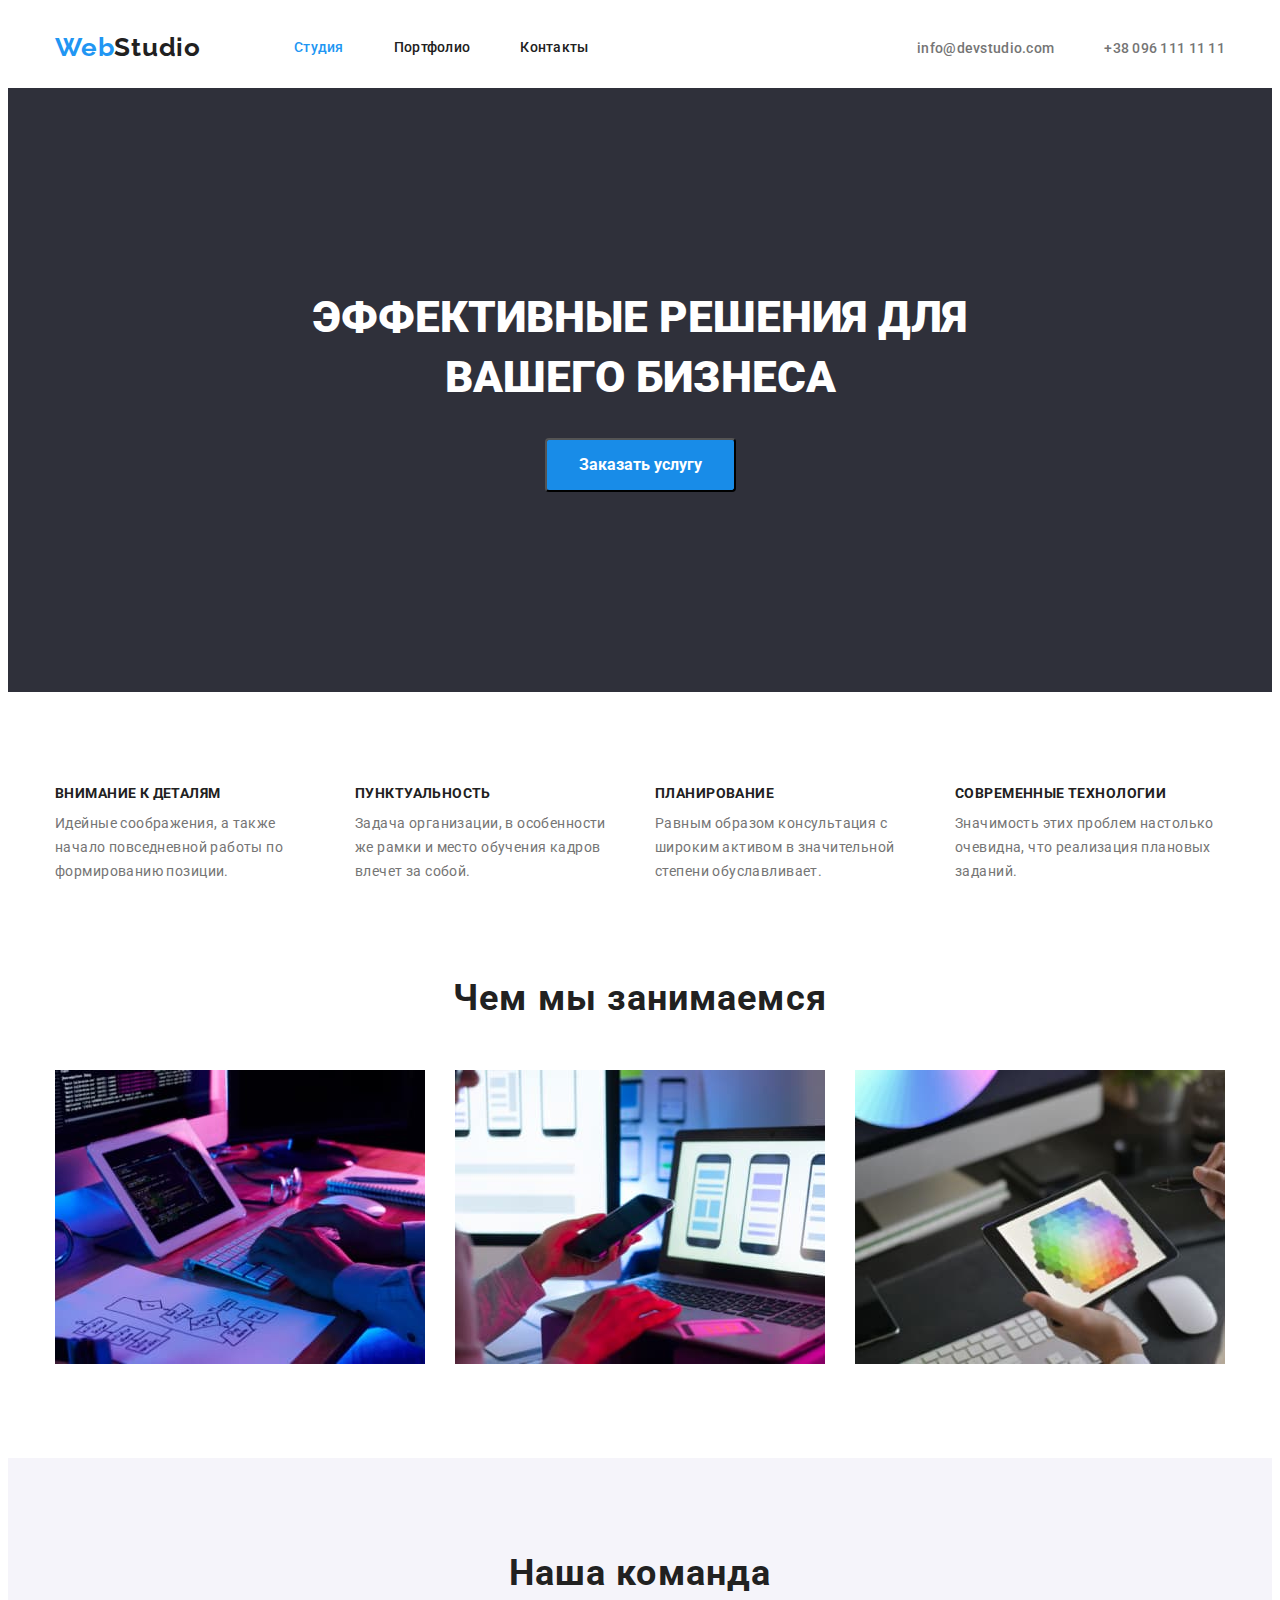
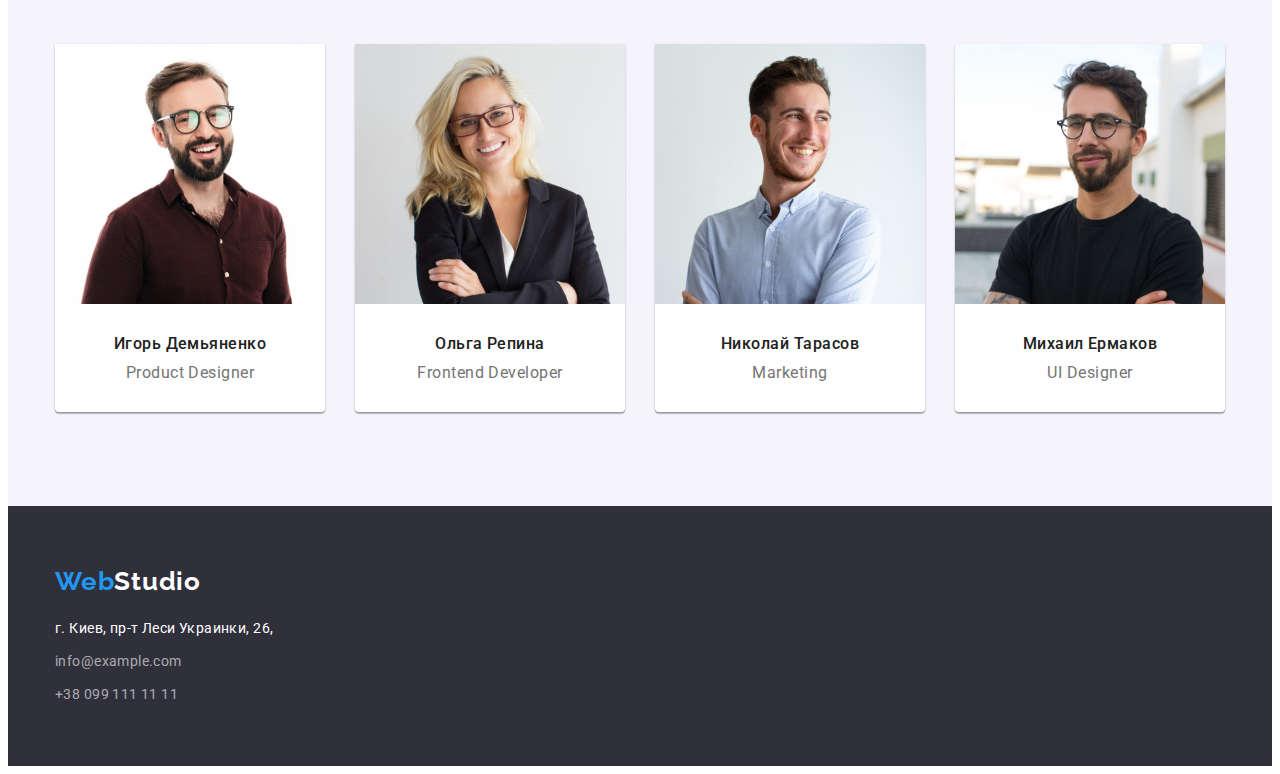
<file: index.html>
<!DOCTYPE html>
<html lang="ru">
  <head>
    <meta charset="UTF-8" />
    <meta http-equiv="X-UA-Compatible" content="IE=edge" />
    <meta name="viewport" content="width=device-width, initial-scale=1.0" />
    <title>Webstudio</title>
    <link
      href="https://fonts.googleapis.com/css2?family=Raleway:wght@700&family=Roboto:wght@400;500;700;900&display=swap"
      rel="stylesheet"
    />
    <link
      rel="stylesheet"
      href="https://cdnjs.cloudflare.com/ajax/libs/modern-normalize/1.1.0/modern-normalize.min.css"
      integrity="sha512-wpPYUAdjBVSE4KJnH1VR1HeZfpl1ub8YT/NKx4PuQ5NmX2tKuGu6U/JRp5y+Y8XG2tV+wKQpNHVUX03MfMFn9Q=="
      crossorigin="anonymous"
      referrerpolicy="no-referrer"
    />
    <link rel="stylesheet" href="./css/styles.css" />
  </head>

  <body>
    <!-- Хедер -->
    <header class="header">
      <div class="container">
        <nav class="header-nav">
          <a lang="en" href="/" class="logo link"
            >Web<span class="accent">Studio</span></a
          >
          <ul class="site-nav list">
            <li class="header-item">
              <a href="./index.html" class="current link">Студия</a>
            </li>
            <li class="header-item">
              <a href="./portfolio.html" class="link">Портфолио</a>
            </li>
            <li class="header-item"><a href="" class="link">Контакты</a></li>
          </ul>
        </nav>
        <ul class="auth-nav list">
          <li class="list">
            <a href="mailto:info@devstudio.com" class="link"
              >info@devstudio.com</a
            >
          </li>
          <li class="list">
            <a href="tel:+380961111111" class="link">+38 096 111 11 11</a>
          </li>
        </ul>
      </div>
    </header>

    <main>
      <!-- Герой -->

      <!-- Секция 1 -->
      <section class="hero">
        <div class="container">
          <h1 class="hero-title">Эффективные решения для вашего бизнеса</h1>
          <button type="button" class="button">Заказать услугу</button>
        </div>
      </section>

      <!-- Секция 2 -->
      <section class="section-graf">
        <div class="container">
          <h2 hidden>наши преимущества</h2>
          <ul class="advan list">
            <li class="item">
              <h3 class="item-title">Внимание к деталям</h3>
              <p class="graf">
                Идейные соображения, а также начало повседневной работы по
                формированию позиции.
              </p>
            </li>
            <li class="item">
              <h3 class="item-title">Пунктуальность</h3>
              <p class="graf">
                Задача организации, в особенности же рамки и место обучения
                кадров влечет за собой.
              </p>
            </li>
            <li class="item">
              <h3 class="item-title">Планирование</h3>
              <p class="graf">
                Равным образом консультация с широким активом в значительной
                степени обуславливает.
              </p>
            </li>
            <li class="item">
              <h3 class="item-title">Современные технологии</h3>
              <p class="graf">
                Значимость этих проблем настолько очевидна, что реализация
                плановых заданий.
              </p>
            </li>
          </ul>
        </div>
      </section>

      <!-- Секция 3 -->
      <section class="section-work">
        <div class="container">
          <h2 class="section-title">Чем мы занимаемся</h2>
          <ul class="work list">
            <li class="work-item">
              <img
                class="work-img"
                src="./images/image-1-section-3.jpg"
                alt="Делаем верстку"
                width="370"
                height="294"
              />
            </li>
            <li class="work-item">
              <img
                class="work-img"
                src="./images/image-2-section-3.jpg"
                alt="Делаем мобильные приложения"
                width="370"
                height="294"
              />
            </li>
            <li class="work-item">
              <img
                class="work-img"
                src="./images/image-3-section-3.jpg"
                alt="Делаем веб дизайн"
                width="370"
                height="294"
              />
            </li>
          </ul>
        </div>
      </section>

      <!--Секция 4  -->
      <section class="section-staff">
        <div class="container">
          <h2 class="section-title">Наша команда</h2>
          <ul class="staff list">
            <li class="staff-list">
              <img
                src="./images/image-1-section-4.jpg"
                alt="Фото Игоря Демьяненко"
                width="270"
                height="260"
              />
              <div class="people">
                <h3 class="item-staff">Игорь Демьяненко</h3>
                <p class="graff" lang="en">Product Designer</p>
              </div>
            </li>
            <li class="staff-list">
              <img
                src="./images/image-2-section-4.jpg"
                alt="Фото Ольги Репиной"
                width="270"
                height="260"
              />
              <div class="people">
                <h3 class="item-staff">Ольга Репина</h3>
                <p class="graff" lang="en">Frontend Developer</p>
              </div>
            </li>
            <li class="staff-list">
              <img
                src="./images/image-3-section-4.jpg"
                alt="Фото Николая Тарасова"
                width="270"
                height="260"
              />
              <div class="people">
                <h3 class="item-staff">Николай Тарасов</h3>
                <p class="graff" lang="en">Marketing</p>
              </div>
            </li>
            <li class="staff-list">
              <img
                src="./images/image-4-section-4.jpg"
                alt="Фото Михаила Ермакова"
                width="270"
                height="260"
              />
              <div class="people">
                <h3 class="item-staff">Михаил Ермаков</h3>
                <p class="graff" lang="en">UI Designer</p>
              </div>
            </li>
          </ul>
        </div>
      </section>
    </main>

    <!-- Футер -->
    <footer class="page-footer">
      <div class="container">
        <a lang="en" href="/" class="logo-footer link"
          >Web<span class="accent-footer">Studio</span></a
        >
        <address>
          <ul class="footer list">
            <li class="footer-adress">г. Киев, пр-т Леси Украинки, 26,</li>
            <li class="footer-mail">
              <a class="link-mail link" href="mailto:info@example.com"
                >info@example.com</a
              >
            </li>
            <li class="footer-tel">
              <a class="link-tel link" href="tel:+380991111111"
                >+38 099 111 11 11</a
              >
            </li>
          </ul>
        </address>
      </div>
    </footer>
  </body>
</html>
</file>
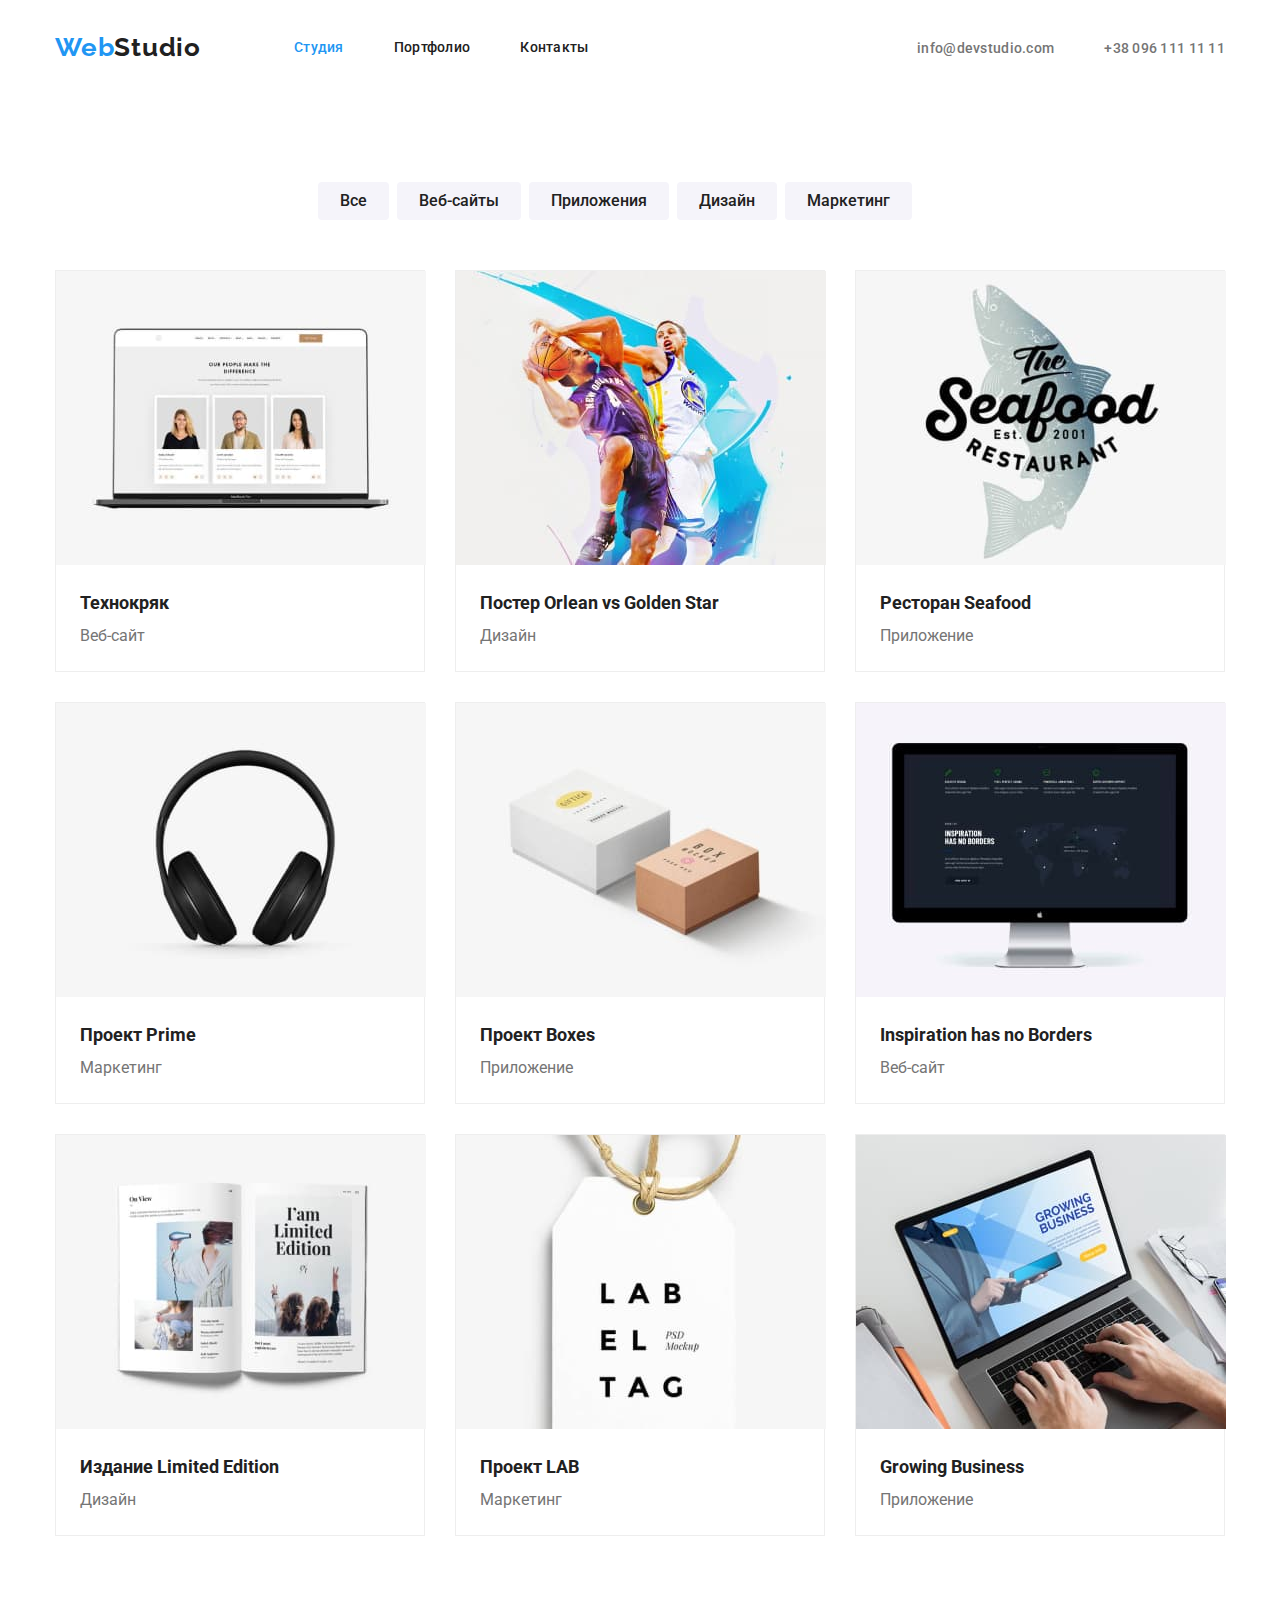
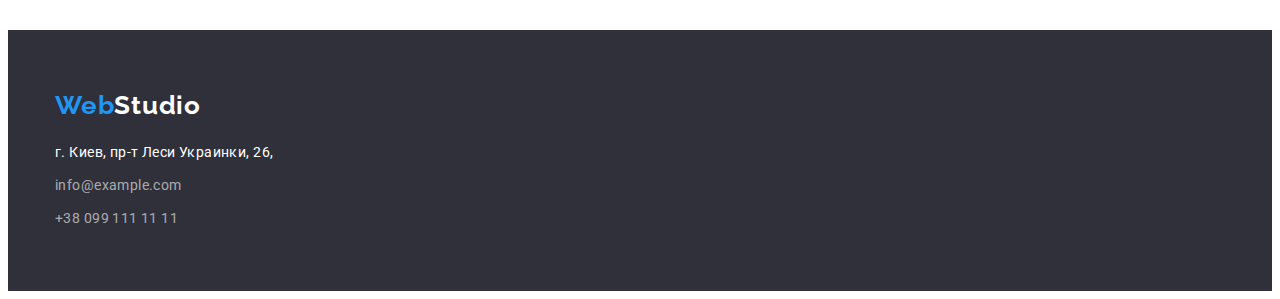
<file: portfolio.html>
<!DOCTYPE html>
<html lang="ru">
  <head>
    <meta charset="UTF-8" />
    <meta http-equiv="X-UA-Compatible" content="IE=edge" />
    <meta name="viewport" content="width=device-width, initial-scale=1.0" />
    <title>Webstudio</title>
    <link
      href="https://fonts.googleapis.com/css2?family=Raleway:wght@700&family=Roboto:wght@400;500;700;900&display=swap"
      rel="stylesheet"
    />
    <link
      rel="stylesheet"
      href="https://cdnjs.cloudflare.com/ajax/libs/modern-normalize/1.1.0/modern-normalize.min.css"
      integrity="sha512-wpPYUAdjBVSE4KJnH1VR1HeZfpl1ub8YT/NKx4PuQ5NmX2tKuGu6U/JRp5y+Y8XG2tV+wKQpNHVUX03MfMFn9Q=="
      crossorigin="anonymous"
      referrerpolicy="no-referrer"
    />
    <link rel="stylesheet" href="./css/styles.css" />
  </head>

  <body>
    <!-- Хедер -->
    <header class="header">
      <div class="container">
        <nav class="header-nav">
          <a lang="en" href="/" class="logo link"
            >Web<span class="accent">Studio</span></a
          >
          <ul class="site-nav list">
            <li class="header-item">
              <a href="./index.html" class="current link">Студия</a>
            </li>
            <li class="header-item">
              <a href="./portfolio.html" class="link">Портфолио</a>
            </li>
            <li class="header-item"><a href="" class="link">Контакты</a></li>
          </ul>
        </nav>
        <ul class="auth-nav list">
          <li class="list">
            <a href="mailto:info@devstudio.com" class="link"
              >info@devstudio.com</a
            >
          </li>
          <li class="list">
            <a href="tel:+380961111111" class="link">+38 096 111 11 11</a>
          </li>
        </ul>
      </div>
    </header>
    <main>
      <section class="filter">
        <div class="container">
          <!-- Фильтры -->
          <h2 hidden>Фильтры</h2>
          <ul class="btn list">
            <li class="btn-item">
              <button type="button" class="btn-filter">Все</button>
            </li>
            <li class="btn-item">
              <button type="button" class="btn-filter">Веб-сайты</button>
            </li>
            <li class="btn-item">
              <button type="button" class="btn-filter">Приложения</button>
            </li>
            <li class="btn-item">
              <button type="button" class="btn-filter">Дизайн</button>
            </li>
            <li class="btn-item">
              <button type="button" class="btn-filter">Маркетинг</button>
            </li>
          </ul>

          <!-- Проекты -->

          <h2 hidden>наши проекты</h2>
          <ul class="projects list">
            <li class="project-item">
              <img
                src="./images/portfolio/Tehnokryak.jpg"
                alt="Фото Технокряк"
                width="370"
                height="294"
              />
              <div class="project">
                <h3 class="project-title">Технокряк</h3>
                <p class="project-graff" lang="ru">Веб-сайт</p>
              </div>
            </li>
            <li class="project-item">
              <img
                src="./images/portfolio/New-Orlean-vs-Golden-Star.jpg"
                alt="Фото Постер New Orlean vs Golden Star"
                width="370"
                height="294"
              />
              <div class="project">
                <h3 class="project-title">
                  Постер <span lang="en"> Orlean vs Golden Star </span>
                </h3>
                <p class="project-graff" lang="ru">Дизайн</p>
              </div>
            </li>

            <li class="project-item">
              <img
                src="./images/portfolio/Seafood.jpg"
                alt="Ресторан Seafood"
                width="370"
                height="294"
              />
              <div class="project">
                <h3 class="project-title">
                  Ресторан <span lang="en"> Seafood</span>
                </h3>
                <p class="project-graff" lang="ru">Приложение</p>
              </div>
            </li>

            <li class="project-item">
              <img
                src="./images/portfolio/Prime.jpg"
                alt="Проект Prime"
                width="370"
                height="294"
              />
              <div class="project">
                <h3 class="project-title">
                  Проект <span lang="en"> Prime</span>
                </h3>
                <p class="project-graff" lang="ru">Маркетинг</p>
              </div>
            </li>

            <li class="project-item">
              <img
                src="./images/portfolio/Boxes.jpg"
                alt="Проект Boxes"
                width="370"
                height="294"
              />
              <div class="project">
                <h3 class="project-title">
                  Проект <span lang="en"> Boxes </span>
                </h3>
                <p class="project-graff" lang="ru">Приложение</p>
              </div>
            </li>

            <li class="project-item">
              <img
                src="./images/portfolio/Inspiration-has-no-Borders.jpg"
                alt="Inspiration has no Borders"
                width="370"
                height="294"
              />
              <div class="project">
                <h3 class="project-title" lang="en">
                  Inspiration has no Borders
                </h3>
                <p class="project-graff" lang="ru">Веб-сайт</p>
              </div>
            </li>

            <li class="project-item">
              <img
                src="./images/portfolio/Limited-Edition.jpg"
                alt="Издание Limited Edition"
                width="370"
                height="294"
              />
              <div class="project">
                <h3 class="project-title">
                  Издание <span lang="en"> Limited Edition</span>
                </h3>
                <p class="project-graff" lang="ru">Дизайн</p>
              </div>
            </li>

            <li class="project-item">
              <img
                src="./images/portfolio/LAB.jpg"
                alt="Проект LAB"
                width="370"
                height="294"
              />
              <div class="project">
                <h3 class="project-title">
                  Проект <span lang="en"> LAB</span>
                </h3>
                <p class="project-graff" lang="ru">Маркетинг</p>
              </div>
            </li>

            <li class="project-item">
              <img
                src="./images/portfolio/Growing-Business.jpg"
                alt="Growing Business"
                width="370"
                height="294"
              />
              <div class="project">
                <h3 class="project-title" lang="en">Growing Business</h3>
                <p class="project-graff" lang="ru">Приложение</p>
              </div>
            </li>
          </ul>
        </div>
      </section>
    </main>
    <!-- Футер -->
    <footer class="page-footer">
      <div class="container">
        <a lang="en" href="/" class="logo-footer link"
          >Web<span class="accent-footer">Studio</span></a
        >
        <address>
          <ul class="footer list">
            <li class="footer-adress">г. Киев, пр-т Леси Украинки, 26,</li>
            <li class="footer-mail">
              <a class="link-mail link" href="mailto:info@example.com"
                >info@example.com</a
              >
            </li>
            <li class="footer-tel">
              <a class="link-tel link" href="tel:+380991111111"
                >+38 099 111 11 11</a
              >
            </li>
          </ul>
        </address>
      </div>
    </footer>
  </body>
</html>
</file>
<file: css/styles.css>
:root {
  --primary-text-color: #212121;
  --title-text-color: #212121;
  --accent-color: #2196f3;
  --prymari-white-color: #ffffff;
  --p-text-color: #757575;
  --background-color: #2f303a;
  --background-button-color: #f5f4fa;
  --button-hover-focus: #188ce8;
  --background-section-color: #f5f4fa;
}

.container {
  width: 1200px;
  padding-left: 15px;
  padding-right: 15px;
  margin: 0 auto;
  /* outline: 1px solid red; */
}

body {
  background-color: var(--prymari-white-color);
  color: var(--primary-text-color);
  font-family: "Roboto", sans-serif;
}

.list {
  list-style: none;
  padding: 0px;
  margin: 0px;
}

h1,
h2,
h3,
p,
ul {
  margin-top: 0px;
  margin-bottom: 0px;
}

button {
  cursor: pointer;
}

a {
  color: currentColor;
}

address {
  font-style: normal;
}

img {
  display: block;
}

.link {
  text-decoration: none;
}
* {
  box-sizing: border-box;
}

/*--------------------ХЕДЕР-----------------------------------*/
/* LOGO */

.logo {
  font-family: "Raleway", sans-serif;
  font-weight: 700;
  font-size: 26px;
  line-height: 1.19;
  letter-spacing: 0.03em;
  color: var(--accent-color);
}
.accent {
  font-family: "Raleway", sans-serif;
  font-weight: 700;
  font-size: 26px;
  line-height: 1.19;
  letter-spacing: 0.03em;
  color: var(--title-text-color);
}
.logo:hover,
.logo:focus {
  color: var(--title-text-color);
}
.accent:hover,
.accent:focus {
  color: var(--accent-color);
}

/* Site nav */

.site-nav .link {
  display: inline-block;
  padding-top: 32px;
  padding-bottom: 32px;
  align-items: center;
  font-weight: 500;
  font-size: 14px;
  line-height: 1.14;
  letter-spacing: 0.02em;
  color: var(--title-text-color);
}

.site-nav .link:hover,
.site-nav .link:focus {
  font-weight: 500;
  font-size: 14px;
  line-height: 1.14;
  letter-spacing: 0.02em;
  color: var(--accent-color);
}

.auth-nav .link {
  padding-top: 32px;
  padding-bottom: 32px;
  font-weight: 500;
  font-size: 14px;
  line-height: 1.14;
  letter-spacing: 0.02em;
  color: var(--p-text-color);
}

.auth-nav .link:hover,
.auth-nav .link:focus {
  font-weight: 500;
  font-size: 14px;
  line-height: 1.14;
  letter-spacing: 0.02em;
  color: var(--accent-color);
}
.site-nav .current {
  color: var(--accent-color);
}

.header .container {
  display: flex;
  align-items: center;
}

.header-nav {
  display: flex;
  align-items: center;
}

.logo {
  display: inline-block;
  padding-top: 24px;
  padding-bottom: 25px;
  margin-right: 93px;
}

.site-nav {
  display: flex;
}

.header-item:not(:last-child) {
  margin-right: 50px;
}

.auth-nav {
  display: flex;
  margin-left: auto;
}

.list:not(:last-child) {
  margin-right: 50px;
}

/* Герой */
/* Секция 1 */
.hero {
  display: flex;
  flex-wrap: wrap;
  padding-top: 200px;
  padding-bottom: 200px;
  background-color: #2f303a;
}

.hero .container {
  max-width: 696px;
}

.hero-title {
  display: flex;
  justify-content: center;
  margin-bottom: 30px;
  text-align: center;
  font-weight: 900;
  font-size: 44px;
  line-height: 1.36;
  text-align: center;
  text-transform: uppercase;
  color: #ffffff;
}

.button {
  display: block;
  padding: 10px 32px;
  margin: 0 auto;
  border-radius: 4px;
  font-family: "Roboto";
  color: var(--prymari-white-color);
  background-color: var(--button-hover-focus);
  font-weight: 700;
  font-size: 16px;
  line-height: 1.88;
  cursor: pointer;
}

.button:hover,
.button:focus {
  color: var(--button-hover-focus);
  background-color: var(--prymari-white-color);
  font-weight: 700;
  font-size: 16px;
  line-height: 1.88;
  cursor: pointer;
}

/* Секция 2 */

.section-graf {
  padding-top: 94px;
  padding-bottom: 94px;
}
.item-title {
  margin-bottom: 10px;
  font-weight: 700;
  font-size: 14px;
  line-height: 1.14;
  letter-spacing: 0.03em;
  text-transform: uppercase;
  color: var(--title-text-color);
}

.graf {
  margin-top: 0;

  font-weight: 400;
  font-size: 14px;
  line-height: 1.71;
  letter-spacing: 0.03em;
  color: var(--p-text-color);
}

.advan {
  display: flex;
}

.advan .item {
  min-width: 270px;
  margin-right: 30px;
  margin-left: auto;
}

.advan .item:last-child {
  margin-right: 0px;
}

/* Секция 3 */

.section-work {
  padding-bottom: 94px;
}
.section-title {
  display: block;
  margin-bottom: 50px;
  text-align: center;
  font-weight: 700;
  font-size: 36px;
  line-height: 1.17;
  letter-spacing: 0.03em;
  color: var(--title-text-color);
}

.work {
  display: flex;
}
.work-item {
  display: flex;
}
.work-item:not(:last-child) {
  margin-right: 30px;
}

/* Секция 4 */

.section-staff {
  padding-top: 94px;
  padding-bottom: 94px;
  background-color: var(--background-section-color);
}

.people {
  padding-top: 30px;
  padding-bottom: 30px;
}

.item-staff {
  text-align: center;
  margin-bottom: 10px;
}

.graff {
  text-align: center;
}

.staff {
  display: flex;
  margin-left: auto;
}

.staff .staff-list {
  display: inline-block;
  margin-right: 30px;
}
.staff .staff-list:last-child {
  margin-right: 0px;
}

.staff-list {
  background-color: var(--prymari-white-color);
  box-shadow: 0px 1px 3px rgba(0, 0, 0, 0.12), 0px 1px 1px rgba(0, 0, 0, 0.14),
    0px 2px 1px rgba(0, 0, 0, 0.2);
  border-radius: 0px 0px 4px 4px;
}
.item-staff {
  font-weight: 500;
  font-size: 16px;
  line-height: 1.19;
  letter-spacing: 0.03em;
  color: var(--title-text-color);
}
.graff {
  font-weight: 400;
  font-size: 16px;
  line-height: 1.19;
  letter-spacing: 0.03em;
  color: var(--p-text-color);
}

/* Футер */

.page-footer {
  background-color: var(--background-color);
}

.page-footer .container {
  padding-top: 60px;
  padding-bottom: 60px;
}
.logo-footer {
  font-family: "Raleway", sans-serif;
  font-weight: 700;
  font-size: 26px;
  line-height: 1.19;
  letter-spacing: 0.03em;
  color: var(--accent-color);
}
.accent-footer {
  font-family: "Raleway", sans-serif;
  font-weight: 700;
  font-size: 26px;
  line-height: 1.19;
  letter-spacing: 0.03em;
  color: var(--prymari-white-color);
}
.logo-footer:hover,
.logo-footer:focus {
  color: var(--prymari-white-color);
}
.accent-footer:hover,
.accent-footer:focus {
  color: var(--accent-color);
}

.footer .footer-adress {
  font-style: normal;
  font-weight: 400;
  font-size: 14px;
  line-height: 1.71;
  letter-spacing: 0.03em;
  color: #ffffff;
}

.footer .link-mail,
.footer .link-tel {
  font-style: normal;
  font-weight: 400;
  font-size: 14px;
  line-height: 1.71;
  letter-spacing: 0.03em;
  color: rgba(255, 255, 255, 0.6);
}
.footer .link-mail:hover,
.footer .link-mail:focus,
.footer .link-tel:hover,
.footer .link-tel:focus {
  font-weight: 400;
  font-size: 14px;
  line-height: 1.71;
  letter-spacing: 0.03em;
  color: var(--accent-color);
}

.logo-footer.link {
  display: flex;
  margin-bottom: 20px;
}

.footer-adress {
  margin-bottom: 9px;
}

.footer-mail {
  margin-bottom: 9px;
}

/* Portfolio */

.btn-filter {
  display: inline-block;
  font-family: "Roboto";
  padding: 6px 22px;
  color: var(--title-text-color);
  background-color: var(--background-button-color);
  border: transparent;
  font-weight: 500;
  font-size: 16px;
  line-height: 1.63;
  cursor: pointer;
  opacity: 1;
  border-radius: 4px;
}
.btn-filter:hover,
.btn-filter:focus {
  font-family: "Roboto";
  color: var(--prymari-white-color);
  background-color: var(--accent-color);
  font-weight: 500;
  font-size: 16px;
  line-height: 1.63;
  cursor: pointer;
}

.project-title {
  font-weight: 700;
  font-size: 18px;
  line-height: 2;
  color: var(--primary-text-color);
}
.project-graff {
  font-weight: 400;
  font-size: 16px;
  line-height: 1.88;
  color: var(--p-text-color);
}
.filter {
  padding-top: 94px;
  padding-bottom: 94px;
}
.btn {
  display: flex;
  justify-content: center;
  margin-bottom: 50px;
}

.btn-item {
  display: flex;
  margin-right: 8px;
}

.btn-item:last-child {
  margin-right: 0px;
}

.projects {
  display: flex;
  flex-wrap: wrap;
  margin: -15px;
}

/* .flex-element {
  width: 370px;
  margin: 15px;
} */

.project-item {
  width: 370px;
  margin: 15px;
  background: #ffffff;
  border: 1px solid #eeeeee;
}

.project {
  padding-top: 20px;
  padding-right: 24px;
  padding-bottom: 20px;
  padding-left: 24px;
}
</file>
